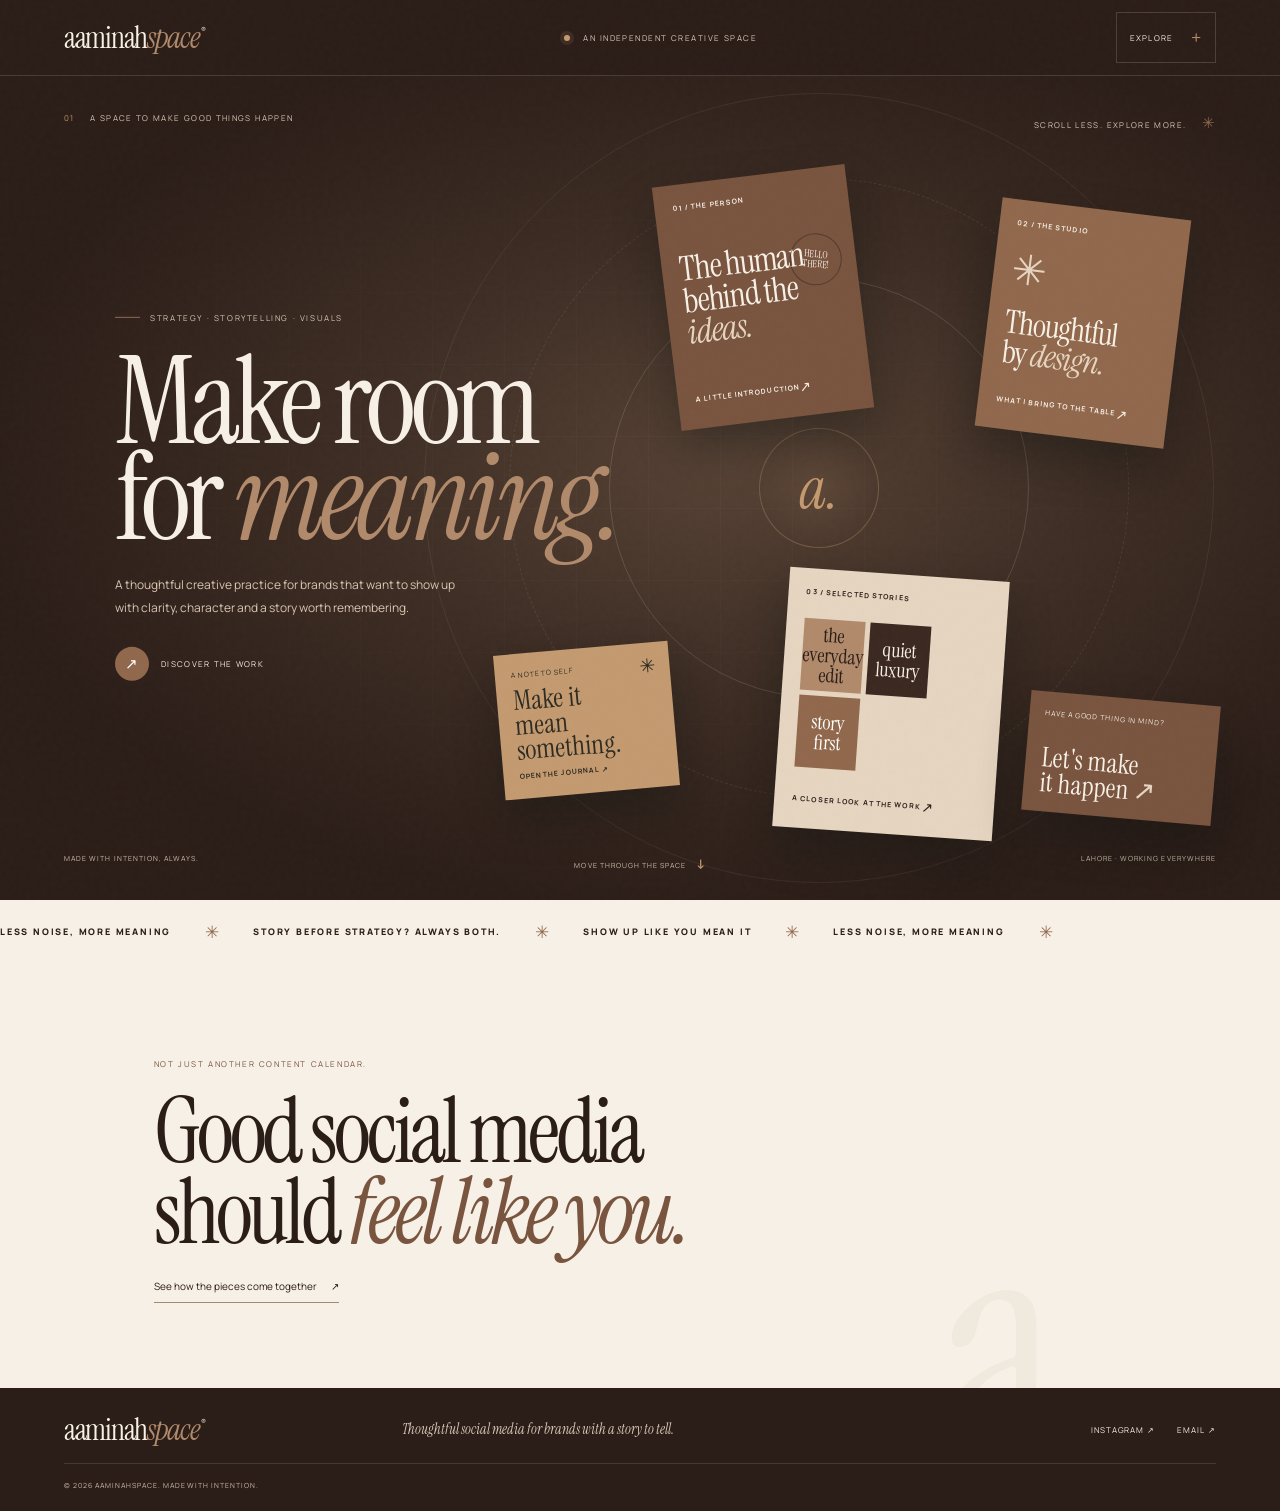
<file: index.html>
<!doctype html>
<html lang="en">
<head>
<meta charset="UTF-8">
<meta name="viewport" content="width=device-width, initial-scale=1">
<meta name="theme-color" content="#2B1D18">
<meta name="description" content="AaminahSpace is the creative world of Aaminah Khan. Strategy, storytelling and thoughtful visuals for brands with a story to tell.">
<meta property="og:title" content="AaminahSpace | A creative world by Aaminah Khan">
<meta property="og:description" content="A little space for brands to become.">
<title>AaminahSpace | A creative world by Aaminah Khan</title>
<link rel="preconnect" href="https://fonts.googleapis.com">
<link rel="preconnect" href="https://fonts.gstatic.com" crossorigin>
<link href="https://fonts.googleapis.com/css2?family=Instrument+Serif:ital@0;1&family=Manrope:wght@400;500;600;700;800&display=swap" rel="stylesheet">
<link rel="stylesheet" href="./experience.css">
<script defer src="./experience.js"></script>
</head>
<body>
<div class="grain" aria-hidden="true"></div>
<header class="topbar">
  <a class="wordmark" href="#home" aria-label="AaminahSpace home">aaminah<span>space</span><i>®</i></a>
  <div class="topbar-center"><span class="live-dot"></span> AN INDEPENDENT CREATIVE SPACE</div>
  <button class="menu-toggle" type="button" aria-expanded="false" aria-controls="quick-menu"><span>EXPLORE</span><b>+</b></button>
  <nav class="quick-menu" id="quick-menu" aria-label="Explore the space">
    <button data-open="about">Meet Aaminah <span>↗</span></button>
    <button data-open="studio">The studio <span>↗</span></button>
    <button data-open="work">Selected work <span>↗</span></button>
    <button data-open="journal">Little thoughts <span>↗</span></button>
    <button data-open="contact">Say hello <span>↗</span></button>
  </nav>
</header>

<main id="home">
  <section class="world" aria-label="AaminahSpace interactive home">
    <div class="world-grid" aria-hidden="true"></div>
    <div class="world-meta meta-left"><span>01</span> A SPACE TO MAKE GOOD THINGS HAPPEN</div>
    <div class="world-meta meta-right">SCROLL LESS. EXPLORE MORE. <span>✳</span></div>

    <div class="hero-copy">
      <p class="eyebrow"><span></span> STRATEGY · STORYTELLING · VISUALS</p>
      <h1>Make room<br>for <em>meaning.</em></h1>
      <p class="hero-description">A thoughtful creative practice for brands that want to show up with clarity, character and a story worth remembering.</p>
      <button class="discover-button" data-open="work"><span class="button-icon">↗</span> DISCOVER THE WORK</button>
    </div>

    <div class="orbit orbit-one" aria-hidden="true"></div>
    <div class="orbit orbit-two" aria-hidden="true"></div>
    <div class="orbit orbit-three" aria-hidden="true"></div>
    <div class="orbit-core" aria-hidden="true"><span>a.</span></div>

    <button class="portal portal-about" data-open="about" aria-label="Open Meet Aaminah">
      <span class="portal-number">01 / THE PERSON</span>
      <span class="portal-title">The human<br>behind the <em>ideas.</em></span>
      <span class="portal-foot">A LITTLE INTRODUCTION <b>↗</b></span>
      <i class="portal-stamp">HELLO<br>THERE!</i>
    </button>
    <button class="portal portal-studio" data-open="studio" aria-label="Open the studio">
      <span class="portal-number">02 / THE STUDIO</span>
      <span class="studio-symbol">✳</span>
      <span class="portal-title">Thoughtful<br>by <em>design.</em></span>
      <span class="portal-foot">WHAT I BRING TO THE TABLE <b>↗</b></span>
    </button>
    <button class="portal portal-work" data-open="work" aria-label="Open selected work">
      <span class="portal-number">03 / SELECTED STORIES</span>
      <span class="work-art"><i>the<br>everyday<br>edit</i><i>quiet<br>luxury</i><i>story<br>first</i></span>
      <span class="portal-foot">A CLOSER LOOK AT THE WORK <b>↗</b></span>
    </button>
    <button class="portal portal-note" data-open="journal" aria-label="Open little thoughts">
      <span class="note-pin">✳</span><span>A NOTE TO SELF</span><strong>Make it<br>mean something.</strong><b>OPEN THE JOURNAL ↗</b>
    </button>
    <button class="portal portal-contact" data-open="contact" aria-label="Open contact">
      <span>HAVE A GOOD THING IN MIND?</span><strong>Let's make<br>it happen <i>↗</i></strong>
    </button>

    <div class="world-bottom"><span>MADE WITH INTENTION, ALWAYS.</span><span>MOVE THROUGH THE SPACE <b>↓</b></span><span>LAHORE · WORKING EVERYWHERE</span></div>
  </section>

  <section class="ticker" aria-label="What good social media means">
    <div class="ticker-track"><span>LESS NOISE, MORE MEANING</span><i>✳</i><span>STORY BEFORE STRATEGY? ALWAYS BOTH.</span><i>✳</i><span>SHOW UP LIKE YOU MEAN IT</span><i>✳</i><span>LESS NOISE, MORE MEANING</span><i>✳</i></div>
  </section>
  <section class="after-world">
    <p>NOT JUST ANOTHER CONTENT CALENDAR.</p>
    <h2>Good social media<br>should <em>feel like you.</em></h2>
    <button data-open="studio" class="text-link">See how the pieces come together <span>↗</span></button>
    <span class="after-mark">a.</span>
  </section>
</main>

<footer class="footer">
  <a class="wordmark" href="#home">aaminah<span>space</span><i>®</i></a>
  <span>Thoughtful social media for brands with a story to tell.</span>
  <div><a href="https://www.instagram.com/aaminahspace/" target="_blank" rel="noreferrer">INSTAGRAM ↗</a><a href="mailto:khanaaminah3@gmail.com">EMAIL ↗</a></div>
  <small>© <span data-year></span> AAMINAHSPACE. MADE WITH INTENTION.</small>
</footer>

<div class="overlay" id="overlay" aria-hidden="true">
  <div class="overlay-scrim" data-close></div>
  <section class="popup" role="dialog" aria-modal="true" aria-labelledby="popup-title" tabindex="-1">
    <div class="popup-top"><span class="popup-index">AAMINAHSPACE / EXPLORE</span><button class="popup-close" type="button" data-close aria-label="Close window">CLOSE <b>×</b></button></div>
    <div class="popup-content" id="popup-content"></div>
    <div class="popup-bottom"><span>TAKE YOUR TIME. LOOK AROUND.</span><span>✳ &nbsp; AAMINAHSPACE</span></div>
  </section>
</div>

<template id="content-about">
  <div class="popup-heading"><p class="eyebrow">01 / THE PERSON</p><h2 id="popup-title">Hi, I'm<br><em>Aaminah.</em></h2><p class="popup-lead">A social media manager who believes a brand deserves more than a posting schedule.</p></div>
  <div class="about-layout"><div class="portrait-placeholder"><span>a.</span><small>THE PERSON BEHIND AAMINAHSPACE</small></div><div class="popup-copy"><h3>Strategy with a human side.</h3><p>I help business owners show up online with clarity, strategy and visuals that actually connect. For me, social media is not just about posting. It is about storytelling, building trust and creating a presence that feels professional and approachable.</p><p>When I'm not crafting content or diving into strategy, you'll probably find me experimenting with recipes or enjoying a good laugh over memes.</p><blockquote>My goal is simple: to make social media feel easier, more intentional and more you.</blockquote></div></div>
</template>

<template id="content-studio">
  <div class="popup-heading"><p class="eyebrow">02 / THE STUDIO</p><h2>Clarity meets<br><em>creativity.</em></h2><p class="popup-lead">The right mix of thoughtful planning, engaging content and a visual identity people recognise.</p></div>
  <div class="service-grid">
    <article><span>01</span><h3>Social media management</h3><p>Strategic content planning, thoughtful scheduling and a consistent presence that gives your brand room to grow.</p></article>
    <article><span>02</span><h3>Brand building</h3><p>Finding the voice, visual direction and story that make your brand feel recognisable and true to itself.</p></article>
    <article><span>03</span><h3>Content creation</h3><p>Creative concepts, engaging visuals and content shaped around the people you want to reach.</p></article>
    <article><span>04</span><h3>Design direction</h3><p>A cohesive visual language that brings your message to life with intention and consistency.</p></article>
  </div>
  <div class="popup-note"><span>THE APPROACH</span><strong>Listen closely. Find the story. Make it matter.</strong></div>
</template>

<template id="content-work">
  <div class="popup-heading"><p class="eyebrow">03 / SELECTED STORIES</p><h2>Ideas, made<br><em>visible.</em></h2><p class="popup-lead">A few glimpses into the thinking, details and transformations behind the work.</p></div>
  <div class="case-list">
    <article class="case-item"><button class="case-trigger" aria-expanded="false"><span>01 / BRAND IDENTITY</span><strong>The everyday edit</strong><b>+</b></button><div class="case-detail"><p><b>The challenge</b> A page without a clear visual direction or consistent brand language.</p><p><b>The thinking</b> A soothing, minimal palette, cohesive templates and a storytelling-led content direction.</p><p><b>The shift</b> A more recognisable, connected brand space designed to encourage genuine saves, shares and conversations.</p></div></article>
    <article class="case-item"><button class="case-trigger" aria-expanded="false"><span>02 / PRODUCT LAUNCH</span><strong>From anticipation to launch</strong><b>+</b></button><div class="case-detail"><p><b>The challenge</b> A new product preparing to launch without the visibility or engagement needed to build momentum.</p><p><b>The thinking</b> A three-part approach: pre-launch anticipation, launch storytelling and post-launch nurturing.</p><p><b>The shift</b> Stronger reach and engagement, consistent inquiries and orders following the launch. No unverified numbers, just the documented story.</p></div></article>
    <article class="case-item"><button class="case-trigger" aria-expanded="false"><span>03 / VISUAL STORYTELLING</span><strong>Undercover Sisters</strong><b>+</b></button><div class="case-detail"><p><b>The intention</b> Create a cohesive feed and intentional messaging that reflects modesty, refinement and quiet luxury.</p><p><b>The direction</b> A considered visual language and brand voice working together to build a recognisable identity.</p></div></article>
  </div>
  <p class="case-disclaimer">Selected case studies are presented from the portfolio overview. Detailed visuals and client permissions can be added once approved.</p>
</template>

<template id="content-journal">
  <div class="popup-heading"><p class="eyebrow">04 / LITTLE THOUGHTS</p><h2>Notes from<br><em>the process.</em></h2><p class="popup-lead">A few things worth remembering while building a brand in a very noisy internet.</p></div>
  <div class="thought-stack"><article><span>01</span><p>A good-looking feed catches the eye. A clear story gives people a reason to stay.</p></article><article><span>02</span><p>Consistency is not doing the same thing forever. It is making every new thing feel like it belongs.</p></article><article><span>03</span><p>Your audience does not need more noise. They need a reason to remember you.</p></article></div>
</template>

<template id="content-contact">
  <div class="popup-heading"><p class="eyebrow">05 / START A CONVERSATION</p><h2>Something good<br>starts <em>here.</em></h2><p class="popup-lead">Have a brand, an idea or a project that needs a little more intention? Let's talk.</p></div>
  <div class="contact-actions"><a href="mailto:khanaaminah3@gmail.com"><span>EMAIL</span><strong>khanaaminah3@gmail.com ↗</strong></a><a href="https://www.instagram.com/aaminahspace/" target="_blank" rel="noreferrer"><span>INSTAGRAM</span><strong>@aaminahspace ↗</strong></a></div>
  <p class="contact-signoff">Good conversations make good things happen.</p>
</template>
</body>
</html>
</file>
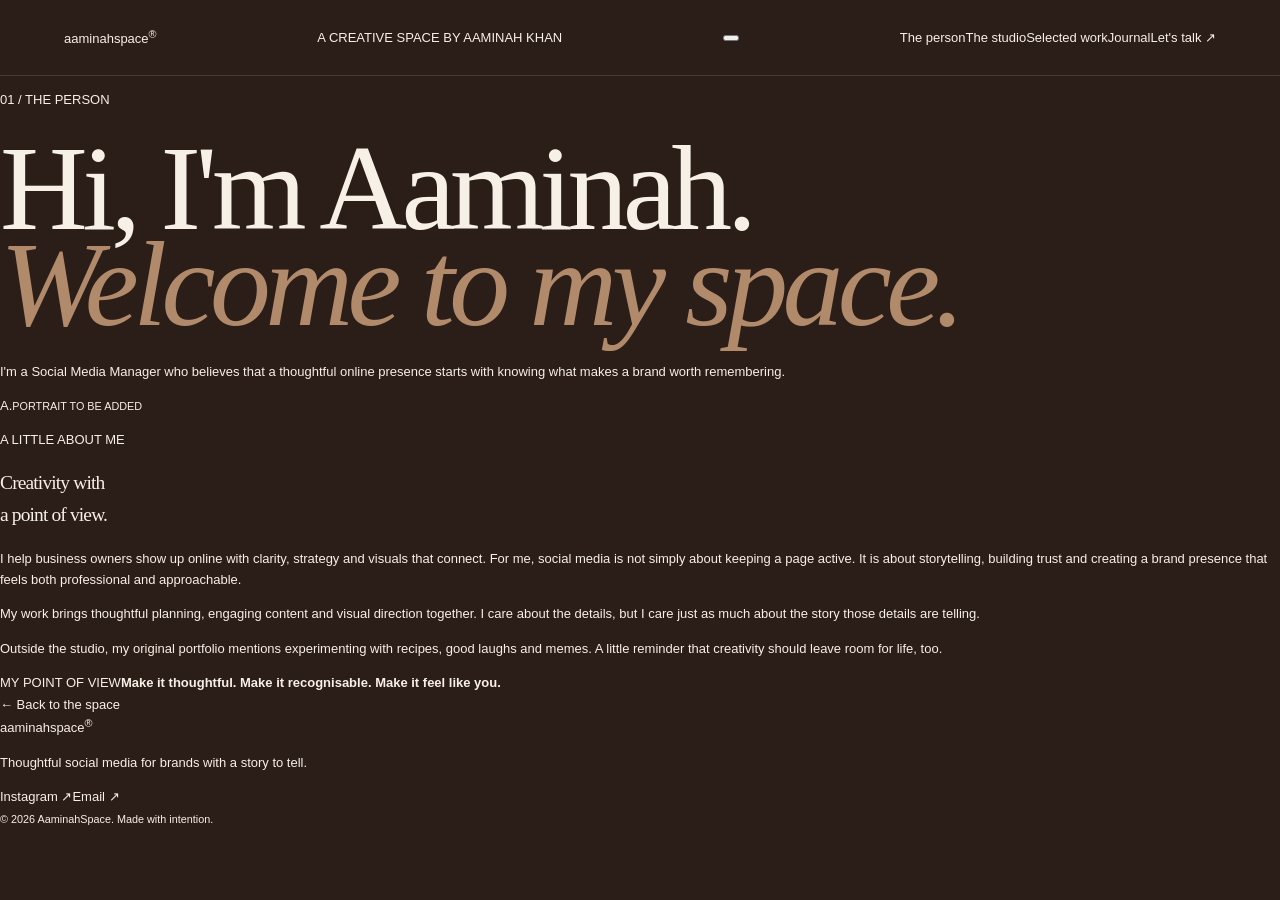
<file: about.html>
<!doctype html><html lang="en"><head><meta charset="UTF-8"><meta name="viewport" content="width=device-width,initial-scale=1"><meta name="theme-color" content="#f5f1e9"><title>The person | AaminahSpace</title><link rel="preconnect" href="https://fonts.googleapis.com"><link rel="preconnect" href="https://fonts.gstatic.com" crossorigin><link href="https://fonts.googleapis.com/css2?family=DM+Sans:wght@400;500;600;700&family=Playfair+Display:ital,wght@0,500;0,600;1,500&display=swap" rel="stylesheet"><link rel="stylesheet" href="./experience.css"><script defer src="./experience.js"></script></head><body><header class="topbar"><a class="brand" href="./index.html">aaminah<span>space</span><sup>®</sup></a><p class="topbar-note">A CREATIVE SPACE BY AAMINAH KHAN</p><button class="menu-button" aria-label="Open menu" aria-expanded="false"><span></span><span></span></button><nav class="main-menu"><a href="./about.html">The person</a><a href="./studio.html">The studio</a><a href="./work.html">Selected work</a><a href="./journal.html">Journal</a><a class="menu-contact" href="./contact.html">Let's talk ↗</a></nav></header><main class="page-shell"><section class="page-hero"><p class="page-kicker">01 / THE PERSON</p><h1>Hi, I'm Aaminah.<br><em>Welcome to my space.</em></h1><p>I'm a Social Media Manager who believes that a thoughtful online presence starts with knowing what makes a brand worth remembering.</p></section><section class="page-content split-layout"><div class="portrait-frame" aria-label="Portrait area reserved for Aaminah's approved photograph"><span>A.</span><small>PORTRAIT TO BE ADDED</small></div><div class="editorial-copy"><p class="page-kicker">A LITTLE ABOUT ME</p><h2>Creativity with<br>a point of view.</h2><p>I help business owners show up online with clarity, strategy and visuals that connect. For me, social media is not simply about keeping a page active. It is about storytelling, building trust and creating a brand presence that feels both professional and approachable.</p><p>My work brings thoughtful planning, engaging content and visual direction together. I care about the details, but I care just as much about the story those details are telling.</p><p>Outside the studio, my original portfolio mentions experimenting with recipes, good laughs and memes. A little reminder that creativity should leave room for life, too.</p><div class="editorial-note"><span class="page-kicker">MY POINT OF VIEW</span><strong>Make it thoughtful. Make it recognisable. Make it feel like you.</strong></div><a class="back-home" href="./index.html">← Back to the space</a></div></section></main><footer class="site-footer"><a class="brand" href="./index.html">aaminah<span>space</span><sup>®</sup></a><p>Thoughtful social media for brands with a story to tell.</p><div><a href="https://www.instagram.com/aaminahspace/" target="_blank" rel="noreferrer">Instagram ↗</a><a href="mailto:khanaaminah3@gmail.com">Email ↗</a></div><small>© <span data-year></span> AaminahSpace. Made with intention.</small></footer></body></html>
</file>
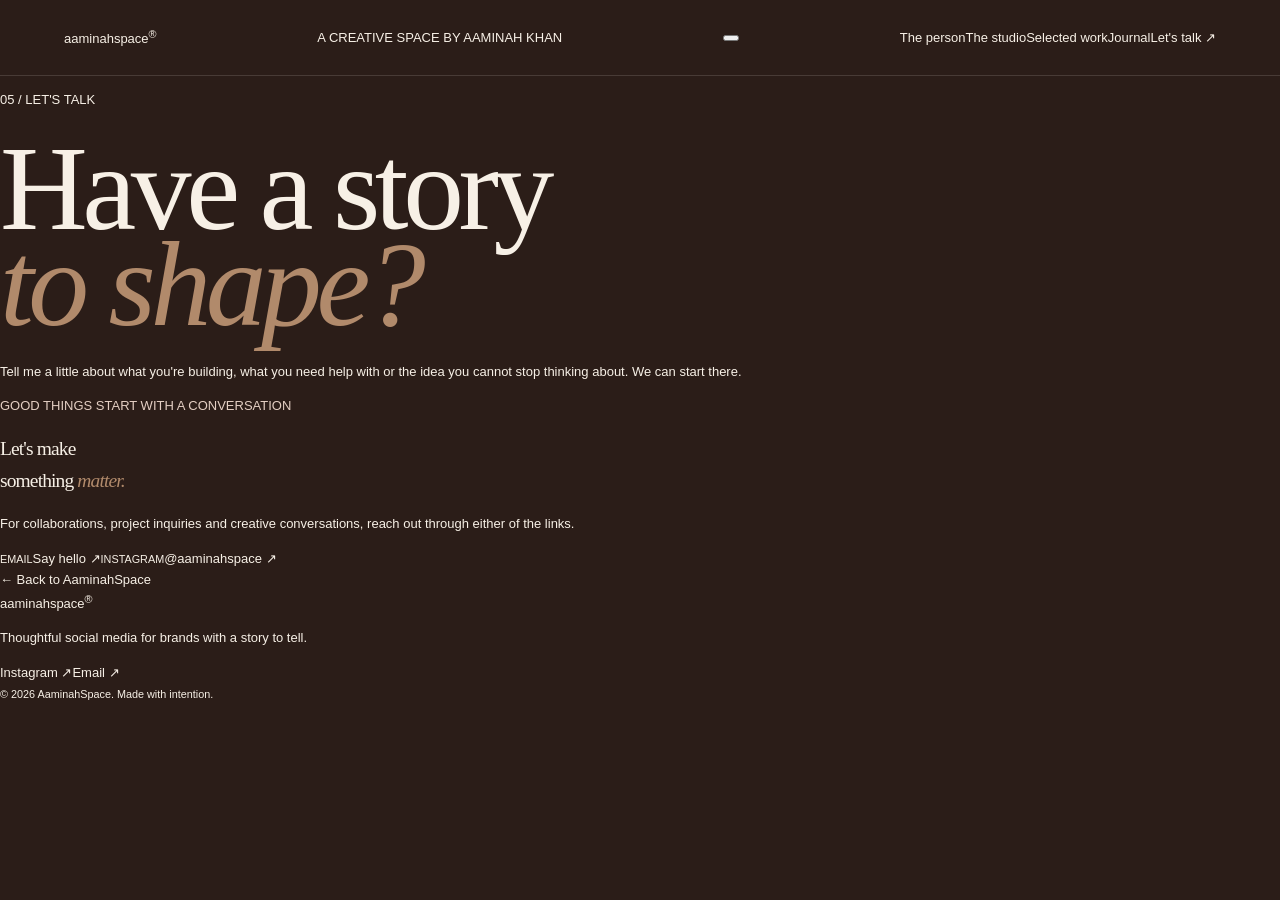
<file: contact.html>
<!doctype html><html lang="en"><head><meta charset="UTF-8"><meta name="viewport" content="width=device-width,initial-scale=1"><meta name="theme-color" content="#f5f1e9"><title>Let's talk | AaminahSpace</title><link rel="preconnect" href="https://fonts.googleapis.com"><link rel="preconnect" href="https://fonts.gstatic.com" crossorigin><link href="https://fonts.googleapis.com/css2?family=DM+Sans:wght@400;500;600;700&family=Playfair+Display:ital,wght@0,500;0,600;1,500&display=swap" rel="stylesheet"><link rel="stylesheet" href="./experience.css"><script defer src="./experience.js"></script></head><body><header class="topbar"><a class="brand" href="./index.html">aaminah<span>space</span><sup>®</sup></a><p class="topbar-note">A CREATIVE SPACE BY AAMINAH KHAN</p><button class="menu-button" aria-label="Open menu" aria-expanded="false"><span></span><span></span></button><nav class="main-menu"><a href="./about.html">The person</a><a href="./studio.html">The studio</a><a href="./work.html">Selected work</a><a href="./journal.html">Journal</a><a class="menu-contact" href="./contact.html">Let's talk ↗</a></nav></header><main class="page-shell"><section class="page-hero"><p class="page-kicker">05 / LET'S TALK</p><h1>Have a story<br><em>to shape?</em></h1><p>Tell me a little about what you're building, what you need help with or the idea you cannot stop thinking about. We can start there.</p></section><section class="page-content"><div class="contact-panel"><div><span class="page-kicker" style="color:#e4cfc3">GOOD THINGS START WITH A CONVERSATION</span><h2>Let's make<br>something <em>matter.</em></h2><p>For collaborations, project inquiries and creative conversations, reach out through either of the links.</p></div><div class="contact-links"><small>EMAIL</small><a href="mailto:khanaaminah3@gmail.com">Say hello ↗</a><small>INSTAGRAM</small><a href="https://www.instagram.com/aaminahspace/" target="_blank" rel="noreferrer">@aaminahspace ↗</a></div></div><a class="back-home" href="./index.html">← Back to AaminahSpace</a></section></main><footer class="site-footer"><a class="brand" href="./index.html">aaminah<span>space</span><sup>®</sup></a><p>Thoughtful social media for brands with a story to tell.</p><div><a href="https://www.instagram.com/aaminahspace/" target="_blank" rel="noreferrer">Instagram ↗</a><a href="mailto:khanaaminah3@gmail.com">Email ↗</a></div><small>© <span data-year></span> AaminahSpace. Made with intention.</small></footer></body></html>
</file>
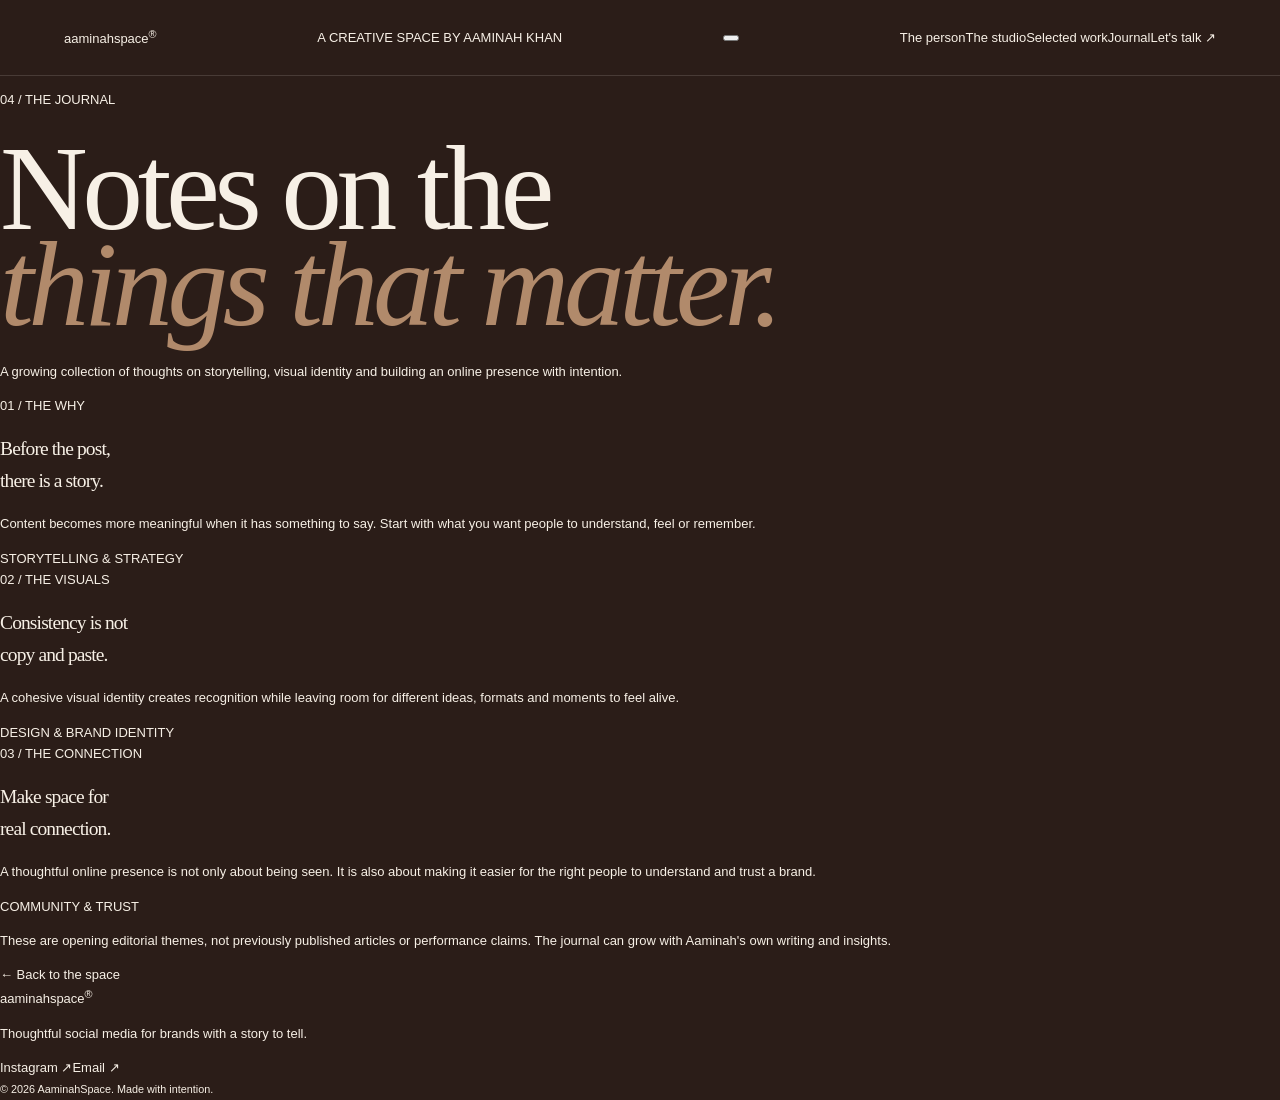
<file: journal.html>
<!doctype html><html lang="en"><head><meta charset="UTF-8"><meta name="viewport" content="width=device-width,initial-scale=1"><meta name="theme-color" content="#f5f1e9"><title>Journal | AaminahSpace</title><link rel="preconnect" href="https://fonts.googleapis.com"><link rel="preconnect" href="https://fonts.gstatic.com" crossorigin><link href="https://fonts.googleapis.com/css2?family=DM+Sans:wght@400;500;600;700&family=Playfair+Display:ital,wght@0,500;0,600;1,500&display=swap" rel="stylesheet"><link rel="stylesheet" href="./experience.css"><script defer src="./experience.js"></script></head><body><header class="topbar"><a class="brand" href="./index.html">aaminah<span>space</span><sup>®</sup></a><p class="topbar-note">A CREATIVE SPACE BY AAMINAH KHAN</p><button class="menu-button" aria-label="Open menu" aria-expanded="false"><span></span><span></span></button><nav class="main-menu"><a href="./about.html">The person</a><a href="./studio.html">The studio</a><a href="./work.html">Selected work</a><a href="./journal.html">Journal</a><a class="menu-contact" href="./contact.html">Let's talk ↗</a></nav></header><main class="page-shell"><section class="page-hero"><p class="page-kicker">04 / THE JOURNAL</p><h1>Notes on the<br><em>things that matter.</em></h1><p>A growing collection of thoughts on storytelling, visual identity and building an online presence with intention.</p></section><section class="page-content"><div class="journal-grid"><article class="journal-card"><span class="journal-tag">01 / THE WHY</span><div><h2>Before the post,<br>there is a story.</h2><p>Content becomes more meaningful when it has something to say. Start with what you want people to understand, feel or remember.</p></div><span class="journal-tag">STORYTELLING & STRATEGY</span></article><article class="journal-card"><span class="journal-tag">02 / THE VISUALS</span><div><h2>Consistency is not<br>copy and paste.</h2><p>A cohesive visual identity creates recognition while leaving room for different ideas, formats and moments to feel alive.</p></div><span class="journal-tag">DESIGN & BRAND IDENTITY</span></article><article class="journal-card"><span class="journal-tag">03 / THE CONNECTION</span><div><h2>Make space for<br>real connection.</h2><p>A thoughtful online presence is not only about being seen. It is also about making it easier for the right people to understand and trust a brand.</p></div><span class="journal-tag">COMMUNITY & TRUST</span></article></div><p class="disclosure">These are opening editorial themes, not previously published articles or performance claims. The journal can grow with Aaminah's own writing and insights.</p><a class="back-home" href="./index.html">← Back to the space</a></section></main><footer class="site-footer"><a class="brand" href="./index.html">aaminah<span>space</span><sup>®</sup></a><p>Thoughtful social media for brands with a story to tell.</p><div><a href="https://www.instagram.com/aaminahspace/" target="_blank" rel="noreferrer">Instagram ↗</a><a href="mailto:khanaaminah3@gmail.com">Email ↗</a></div><small>© <span data-year></span> AaminahSpace. Made with intention.</small></footer></body></html>
</file>
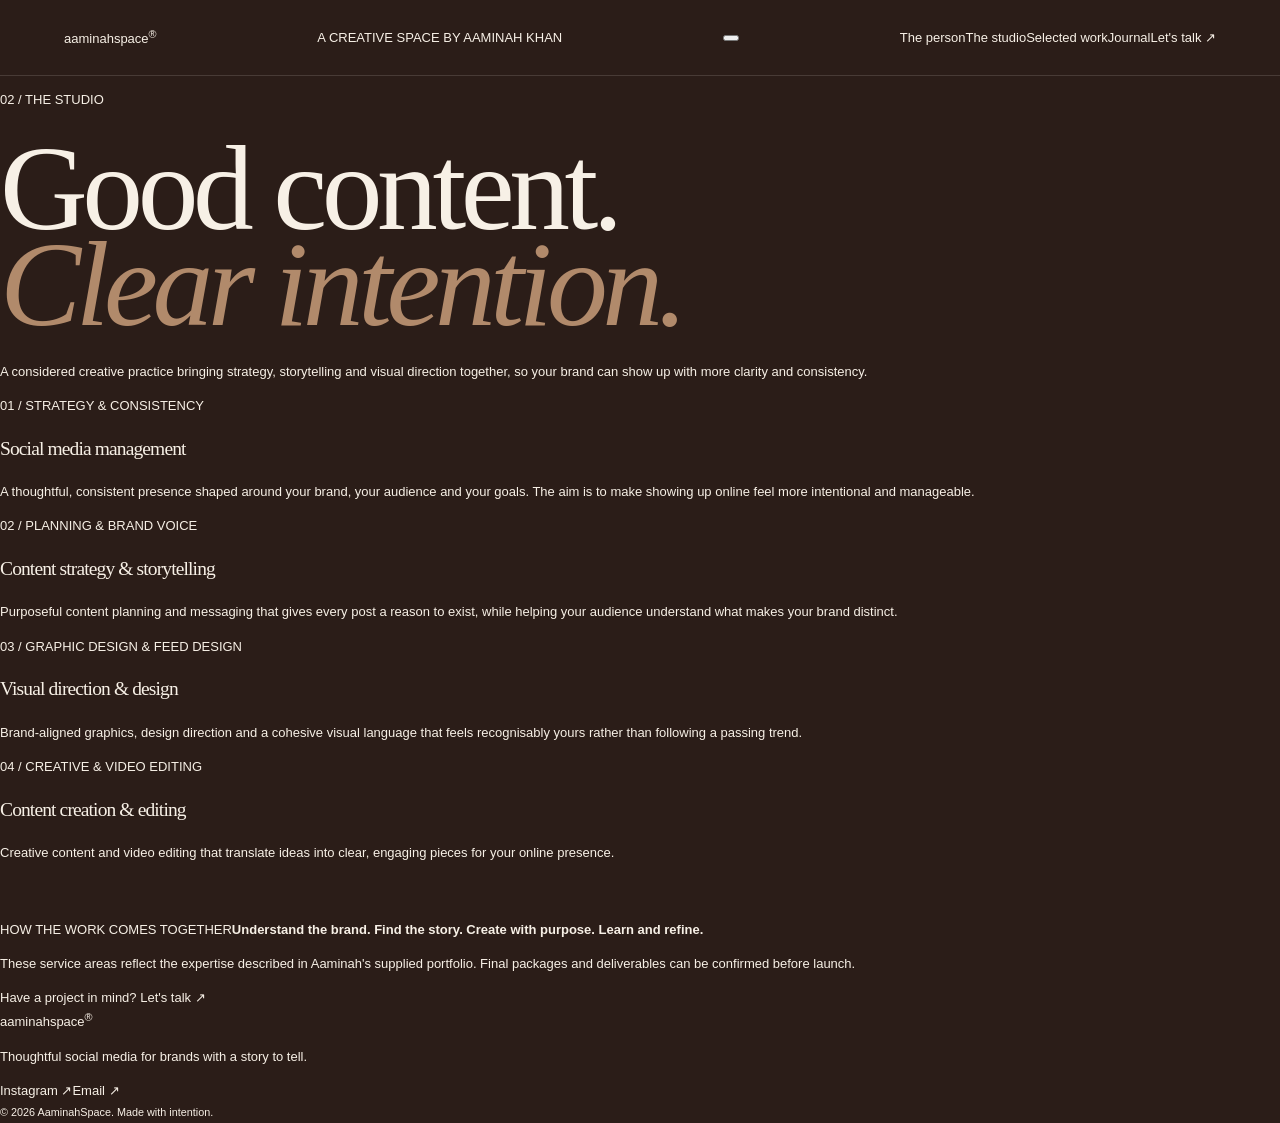
<file: studio.html>
<!doctype html><html lang="en"><head><meta charset="UTF-8"><meta name="viewport" content="width=device-width,initial-scale=1"><meta name="theme-color" content="#f5f1e9"><title>The studio | AaminahSpace</title><link rel="preconnect" href="https://fonts.googleapis.com"><link rel="preconnect" href="https://fonts.gstatic.com" crossorigin><link href="https://fonts.googleapis.com/css2?family=DM+Sans:wght@400;500;600;700&family=Playfair+Display:ital,wght@0,500;0,600;1,500&display=swap" rel="stylesheet"><link rel="stylesheet" href="./experience.css"><script defer src="./experience.js"></script></head><body><header class="topbar"><a class="brand" href="./index.html">aaminah<span>space</span><sup>®</sup></a><p class="topbar-note">A CREATIVE SPACE BY AAMINAH KHAN</p><button class="menu-button" aria-label="Open menu" aria-expanded="false"><span></span><span></span></button><nav class="main-menu"><a href="./about.html">The person</a><a href="./studio.html">The studio</a><a href="./work.html">Selected work</a><a href="./journal.html">Journal</a><a class="menu-contact" href="./contact.html">Let's talk ↗</a></nav></header><main class="page-shell"><section class="page-hero"><p class="page-kicker">02 / THE STUDIO</p><h1>Good content.<br><em>Clear intention.</em></h1><p>A considered creative practice bringing strategy, storytelling and visual direction together, so your brand can show up with more clarity and consistency.</p></section><section class="page-content"><div class="service-list"><article class="service-entry"><span class="service-meta">01 / STRATEGY & CONSISTENCY</span><h2>Social media management</h2><p>A thoughtful, consistent presence shaped around your brand, your audience and your goals. The aim is to make showing up online feel more intentional and manageable.</p></article><article class="service-entry"><span class="service-meta">02 / PLANNING & BRAND VOICE</span><h2>Content strategy & storytelling</h2><p>Purposeful content planning and messaging that gives every post a reason to exist, while helping your audience understand what makes your brand distinct.</p></article><article class="service-entry"><span class="service-meta">03 / GRAPHIC DESIGN & FEED DESIGN</span><h2>Visual direction & design</h2><p>Brand-aligned graphics, design direction and a cohesive visual language that feels recognisably yours rather than following a passing trend.</p></article><article class="service-entry"><span class="service-meta">04 / CREATIVE & VIDEO EDITING</span><h2>Content creation & editing</h2><p>Creative content and video editing that translate ideas into clear, engaging pieces for your online presence.</p></article></div><div class="editorial-note" style="margin-top:55px"><span class="page-kicker">HOW THE WORK COMES TOGETHER</span><strong>Understand the brand. Find the story. Create with purpose. Learn and refine.</strong><p>These service areas reflect the expertise described in Aaminah's supplied portfolio. Final packages and deliverables can be confirmed before launch.</p></div><a class="back-home" href="./contact.html">Have a project in mind? Let's talk ↗</a></section></main><footer class="site-footer"><a class="brand" href="./index.html">aaminah<span>space</span><sup>®</sup></a><p>Thoughtful social media for brands with a story to tell.</p><div><a href="https://www.instagram.com/aaminahspace/" target="_blank" rel="noreferrer">Instagram ↗</a><a href="mailto:khanaaminah3@gmail.com">Email ↗</a></div><small>© <span data-year></span> AaminahSpace. Made with intention.</small></footer></body></html>
</file>
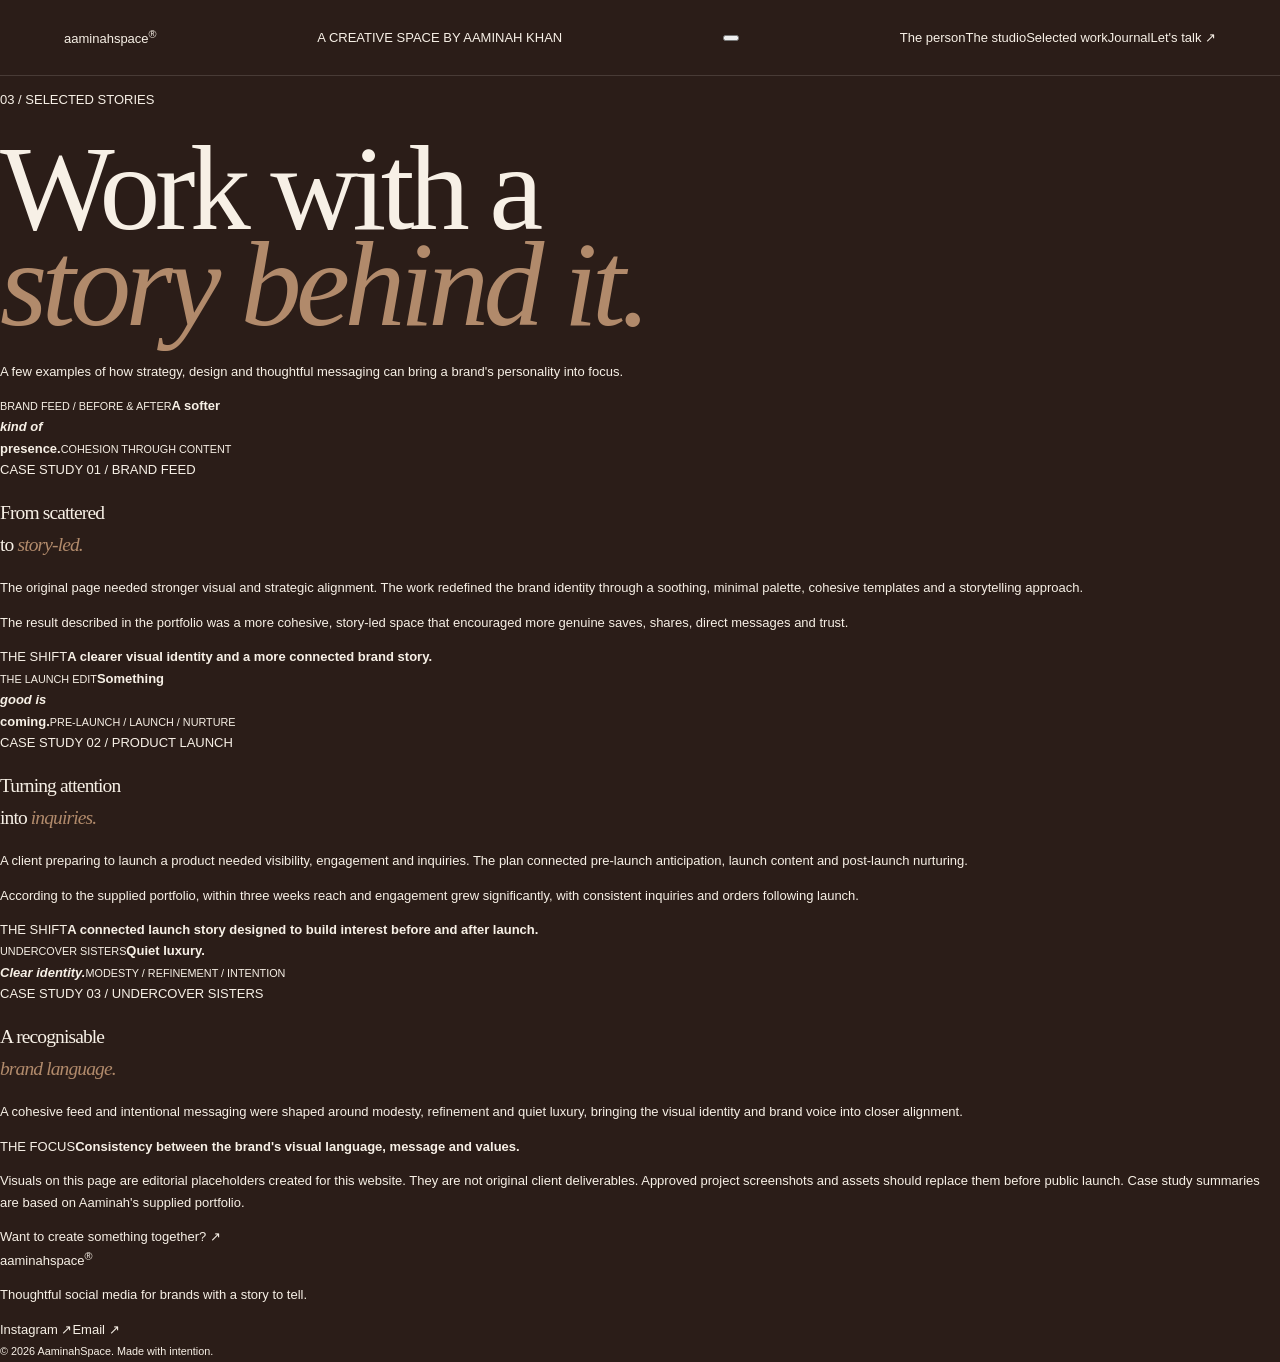
<file: work.html>
<!doctype html><html lang="en"><head><meta charset="UTF-8"><meta name="viewport" content="width=device-width,initial-scale=1"><meta name="theme-color" content="#f5f1e9"><title>Selected work | AaminahSpace</title><link rel="preconnect" href="https://fonts.googleapis.com"><link rel="preconnect" href="https://fonts.gstatic.com" crossorigin><link href="https://fonts.googleapis.com/css2?family=DM+Sans:wght@400;500;600;700&family=Playfair+Display:ital,wght@0,500;0,600;1,500&display=swap" rel="stylesheet"><link rel="stylesheet" href="./experience.css"><script defer src="./experience.js"></script></head><body><header class="topbar"><a class="brand" href="./index.html">aaminah<span>space</span><sup>®</sup></a><p class="topbar-note">A CREATIVE SPACE BY AAMINAH KHAN</p><button class="menu-button" aria-label="Open menu" aria-expanded="false"><span></span><span></span></button><nav class="main-menu"><a href="./about.html">The person</a><a href="./studio.html">The studio</a><a href="./work.html">Selected work</a><a href="./journal.html">Journal</a><a class="menu-contact" href="./contact.html">Let's talk ↗</a></nav></header><main class="page-shell"><section class="page-hero"><p class="page-kicker">03 / SELECTED STORIES</p><h1>Work with a<br><em>story behind it.</em></h1><p>A few examples of how strategy, design and thoughtful messaging can bring a brand's personality into focus.</p></section><section class="page-content"><article class="case-study"><div class="case-visual sage"><div class="poster"><small>BRAND FEED / BEFORE & AFTER</small><strong>A softer<br><em>kind of</em><br>presence.</strong><small>COHESION THROUGH CONTENT</small></div></div><div><span class="case-label">CASE STUDY 01 / BRAND FEED</span><h2>From scattered<br>to <em>story-led.</em></h2><p>The original page needed stronger visual and strategic alignment. The work redefined the brand identity through a soothing, minimal palette, cohesive templates and a storytelling approach.</p><p>The result described in the portfolio was a more cohesive, story-led space that encouraged more genuine saves, shares, direct messages and trust.</p><div class="case-result"><span>THE SHIFT</span><strong>A clearer visual identity and a more connected brand story.</strong></div></div></article><article class="case-study"><div class="case-visual"><div class="poster"><small>THE LAUNCH EDIT</small><strong>Something<br><em>good is</em><br>coming.</strong><small>PRE-LAUNCH / LAUNCH / NURTURE</small></div></div><div><span class="case-label">CASE STUDY 02 / PRODUCT LAUNCH</span><h2>Turning attention<br>into <em>inquiries.</em></h2><p>A client preparing to launch a product needed visibility, engagement and inquiries. The plan connected pre-launch anticipation, launch content and post-launch nurturing.</p><p>According to the supplied portfolio, within three weeks reach and engagement grew significantly, with consistent inquiries and orders following launch.</p><div class="case-result"><span>THE SHIFT</span><strong>A connected launch story designed to build interest before and after launch.</strong></div></div></article><article class="case-study"><div class="case-visual dark"><div class="poster"><small>UNDERCOVER SISTERS</small><strong>Quiet luxury.<br><em>Clear identity.</em></strong><small>MODESTY / REFINEMENT / INTENTION</small></div></div><div><span class="case-label">CASE STUDY 03 / UNDERCOVER SISTERS</span><h2>A recognisable<br><em>brand language.</em></h2><p>A cohesive feed and intentional messaging were shaped around modesty, refinement and quiet luxury, bringing the visual identity and brand voice into closer alignment.</p><div class="case-result"><span>THE FOCUS</span><strong>Consistency between the brand's visual language, message and values.</strong></div></div></article><p class="disclosure">Visuals on this page are editorial placeholders created for this website. They are not original client deliverables. Approved project screenshots and assets should replace them before public launch. Case study summaries are based on Aaminah's supplied portfolio.</p><a class="back-home" href="./contact.html">Want to create something together? ↗</a></section></main><footer class="site-footer"><a class="brand" href="./index.html">aaminah<span>space</span><sup>®</sup></a><p>Thoughtful social media for brands with a story to tell.</p><div><a href="https://www.instagram.com/aaminahspace/" target="_blank" rel="noreferrer">Instagram ↗</a><a href="mailto:khanaaminah3@gmail.com">Email ↗</a></div><small>© <span data-year></span> AaminahSpace. Made with intention.</small></footer></body></html>
</file>
<file: experience.css>
:root{--ink:#2B1D18;--ink-soft:#3B2921;--paper:#F7F0E6;--paper-deep:#E6D5C0;--sage:#B18A6B;--sage-dark:#79543F;--clay:#91684C;--gold:#C49A70;--line:rgba(43,29,24,.2);--serif:"Instrument Serif",Georgia,serif;--sans:"Manrope",Arial,sans-serif}*{box-sizing:border-box}html{scroll-behavior:smooth}body{margin:0;background:var(--ink);color:var(--paper);font:13px/1.65 var(--sans);overflow-x:hidden}body.locked{overflow:hidden}button,a{font:inherit}button{color:inherit}a{color:inherit;text-decoration:none}.grain{position:fixed;inset:0;z-index:50;pointer-events:none;opacity:.045;background-image:url("data:image/svg+xml,%3Csvg viewBox='0 0 180 180' xmlns='http://www.w3.org/2000/svg'%3E%3Cfilter id='n'%3E%3CfeTurbulence type='fractalNoise' baseFrequency='.92' numOctaves='3' stitchTiles='stitch'/%3E%3C/filter%3E%3Crect width='100%25' height='100%25' filter='url(%23n)' opacity='.45'/%3E%3C/svg%3E")}.topbar{height:76px;padding:0 5vw;display:flex;align-items:center;justify-content:space-between;border-bottom:1px solid rgba(248,242,232,.14);position:relative;z-index:15;background:var(--ink)}.wordmark{font:30px/.9 var(--serif);letter-spacing:-1.3px}.wordmark span{font-style:italic;color:var(--sage)}.wordmark i{font:8px var(--sans);vertical-align:top;margin-left:3px}.topbar-center{font-size:8px;letter-spacing:.18em;color:#D8C8B7}.live-dot{display:inline-block;width:6px;height:6px;background:#C49A70;border-radius:50%;margin-right:10px;box-shadow:0 0 0 4px #C49A7020}.menu-toggle{border:1px solid #D8C8B733;background:transparent;padding:10px 13px;display:flex;gap:18px;align-items:center;font-size:8px;letter-spacing:.14em;cursor:pointer}.menu-toggle b{font-size:18px;font-weight:400;color:var(--sage);transition:transform .25s}.menu-toggle[aria-expanded=true] b{transform:rotate(45deg)}.quick-menu{position:absolute;right:5vw;top:65px;width:230px;padding:12px;background:#F7F0E6;color:var(--ink);display:grid;gap:2px;opacity:0;visibility:hidden;transform:translateY(-8px) scale(.98);transform-origin:top right;transition:.25s;box-shadow:0 20px 60px #0005}.quick-menu.open{opacity:1;visibility:visible;transform:none}.quick-menu button{border:0;background:transparent;text-align:left;padding:13px 12px;display:flex;justify-content:space-between;cursor:pointer;font-size:11px}.quick-menu button:hover{background:#E6D5C0}.quick-menu span{color:#91684C}.world{min-height:calc(100svh - 76px);height:820px;max-height:950px;position:relative;overflow:hidden;isolation:isolate;background:radial-gradient(ellipse at 57% 47%,#574235 0%,#3D2D24 36%,#2B1D18 73%)}.world-grid{position:absolute;inset:0;opacity:.11;background-image:linear-gradient(rgba(248,242,232,.2) 1px,transparent 1px),linear-gradient(90deg,rgba(248,242,232,.2) 1px,transparent 1px);background-size:72px 72px;mask-image:radial-gradient(ellipse at center,#000 10%,transparent 78%)}.world-meta{position:absolute;top:35px;font-size:8px;letter-spacing:.17em;color:#D8C8B7}.meta-left{left:5vw}.meta-left span{color:var(--gold);margin-right:12px}.meta-right{right:5vw}.meta-right span{color:var(--clay);font-size:15px;margin-left:12px}.hero-copy{position:absolute;left:9vw;top:50%;transform:translateY(-49%);z-index:2;width:43%;max-width:530px}.eyebrow{font-size:8px;letter-spacing:.2em;color:#D8C8B7;display:flex;align-items:center;gap:10px}.eyebrow span{height:1px;width:25px;background:var(--clay)}h1,h2,h3{font-family:var(--serif);font-weight:400;letter-spacing:-.045em}h1{font-size:clamp(76px,9.5vw,140px);line-height:.79;margin:30px 0 28px}h1 em,h2 em{color:var(--sage);font-weight:400}.hero-description{font-size:12px;line-height:1.9;color:#D9C6B2;max-width:350px}.discover-button{margin-top:27px;padding:0;border:0;background:none;display:flex;align-items:center;gap:12px;font-size:8px;letter-spacing:.16em;cursor:pointer}.button-icon{width:34px;height:34px;border-radius:50%;display:grid;place-items:center;background:var(--clay);color:#fff;font-size:15px;transition:transform .25s}.discover-button:hover .button-icon{transform:rotate(45deg) scale(1.08)}.orbit{position:absolute;left:64%;top:50%;border:1px solid rgba(230,213,192,.16);border-radius:50%;transform:translate(-50%,-50%);pointer-events:none}.orbit-one{width:420px;height:420px}.orbit-two{width:620px;height:620px;border-style:dashed;opacity:.65;animation:orbit 70s linear infinite}.orbit-three{width:790px;height:790px;border-color:rgba(230,213,192,.08)}@keyframes orbit{to{transform:translate(-50%,-50%) rotate(360deg)}}.orbit-core{position:absolute;left:64%;top:50%;width:120px;height:120px;border-radius:50%;transform:translate(-50%,-50%);display:grid;place-items:center;border:1px solid #C49A7055;background:radial-gradient(circle,#C49A701c,transparent 70%);color:#C49A70}.orbit-core span{font:58px var(--serif);font-style:italic}.portal{position:absolute;z-index:4;border:0;text-align:left;display:flex;flex-direction:column;justify-content:space-between;cursor:pointer;box-shadow:0 22px 45px #0c130f55;transition:transform .35s cubic-bezier(.2,.8,.2,1),box-shadow .35s;overflow:hidden}.portal:hover{box-shadow:0 30px 60px #0c130f88;z-index:6}.portal-number,.portal-foot{font-size:7px;letter-spacing:.16em;font-weight:700}.portal-title{font:34px/.94 var(--serif);letter-spacing:-.035em}.portal-title em{font-weight:400}.portal-foot{display:flex;justify-content:space-between;align-items:center}.portal-foot b{font-size:14px;font-weight:400}.portal-about{width:194px;height:245px;left:52%;top:12%;padding:18px;background:#79543F;color:#F7F0E6;transform:rotate(-7deg)}.portal-about:hover{transform:rotate(-2deg) translateY(-9px)}.portal-about .portal-title em{color:#E6D5C0}.portal-stamp{position:absolute;right:14px;top:65px;width:52px;height:52px;border:1px solid #2B1D1877;border-radius:50%;display:grid;place-content:center;text-align:center;font:10px/1 var(--serif);transform:rotate(12deg)}.portal-studio{width:190px;height:230px;right:8%;top:16%;padding:18px;background:#91684C;color:#F7F0E6;transform:rotate(7deg)}.portal-studio:hover{transform:rotate(2deg) translateY(-9px)}.studio-symbol{font-size:42px;line-height:.9;text-align:right;color:#E6D5C0}.portal-studio .portal-title{font-size:32px}.portal-studio .portal-title em{color:#E6D5C0}.portal-work{width:220px;height:260px;left:61%;bottom:8%;padding:18px;background:#E6D5C0;color:var(--ink);transform:rotate(4deg)}.portal-work:hover{transform:rotate(0) translateY(-9px)}.work-art{display:grid;grid-template-columns:1fr 1fr;gap:5px;margin:10px 0}.work-art i{height:72px;display:grid;place-items:center;text-align:center;background:#B18A6B;font:20px/1 var(--serif)}.work-art i:nth-child(2){background:#3B2921;color:#F7F0E6}.work-art i:nth-child(3){background:#91684C;color:#fff}.portal-note{width:175px;height:145px;left:39%;bottom:13%;padding:16px;background:#C49A70;color:#2d2b22;transform:rotate(-5deg)}.portal-note:hover{transform:rotate(0) translateY(-8px)}.portal-note>span:not(.note-pin),.portal-note>b{font-size:7px;letter-spacing:.13em}.note-pin{position:absolute;right:14px;top:8px;font-size:19px}.portal-note strong{font:27px/.92 var(--serif);font-weight:400}.portal-contact{width:190px;height:120px;right:5%;bottom:10%;padding:16px;background:#79543F;color:#F7F0E6;transform:rotate(5deg)}.portal-contact:hover{transform:rotate(1deg) translateY(-8px)}.portal-contact>span{font-size:7px;letter-spacing:.13em}.portal-contact strong{font:27px/.95 var(--serif);font-weight:400}.portal-contact i{font-style:normal;color:#E6D5C0}.world-bottom{position:absolute;left:5vw;right:5vw;bottom:26px;display:flex;justify-content:space-between;color:#CDBDAA;font-size:7px;letter-spacing:.15em}.world-bottom b{font-size:13px;color:var(--gold);margin-left:7px}.ticker{height:64px;overflow:hidden;background:var(--paper);color:var(--ink);display:flex;align-items:center}.ticker-track{display:flex;align-items:center;gap:34px;white-space:nowrap;min-width:max-content;animation:marquee 30s linear infinite}.ticker-track span{font-size:9px;letter-spacing:.2em;font-weight:800}.ticker-track i{font-style:normal;color:var(--clay);font-size:17px}@keyframes marquee{to{transform:translateX(-35%)}}.after-world{min-height:370px;padding:85px 12vw;background:var(--paper);color:var(--ink);position:relative;overflow:hidden}.after-world>p{font-size:8px;letter-spacing:.2em;color:#79543F}.after-world h2{font-size:clamp(52px,7vw,92px);line-height:.9;margin:22px 0}.after-world h2 em{color:#79543F}.text-link{border:0;border-bottom:1px solid #A58A70;padding:0 0 7px;background:none;color:var(--ink);font-size:10px;cursor:pointer}.text-link span{margin-left:12px}.after-mark{position:absolute;right:12%;bottom:-90px;font:300px/.9 var(--serif);color:#2B1D1809}.footer{padding:28px 5vw 20px;display:grid;grid-template-columns:1fr 1.5fr 1fr;gap:20px;align-items:center;background:var(--ink)}.footer>span{font:italic 14px var(--serif);color:#D8C8B7}.footer>div{display:flex;justify-content:flex-end;gap:22px;font-size:8px;letter-spacing:.12em}.footer small{grid-column:1/-1;border-top:1px solid #FFFFFF20;padding-top:16px;color:#CDBDAA;font-size:7px;letter-spacing:.14em}
.overlay{position:fixed;inset:0;z-index:30;display:grid;place-items:center;padding:4vh 4vw;visibility:hidden;pointer-events:none}.overlay.open{visibility:visible;pointer-events:auto}.overlay-scrim{position:absolute;inset:0;background:rgba(9,15,11,.76);backdrop-filter:blur(9px);opacity:0;transition:opacity .35s}.overlay.open .overlay-scrim{opacity:1}.popup{position:relative;width:min(880px,94vw);max-height:90vh;overflow:auto;background:var(--paper);color:var(--ink);padding:25px 5.5vw 22px;transform:translateY(24px) scale(.86) rotate(-1.5deg);transform-origin:50% 50%;opacity:0;transition:transform .48s cubic-bezier(.2,.85,.25,1),opacity .3s;box-shadow:0 35px 100px #0008;scrollbar-width:thin}.overlay.open .popup{transform:translateY(0) scale(1) rotate(0);opacity:1}.popup-top,.popup-bottom{display:flex;justify-content:space-between;align-items:center;font-size:7px;letter-spacing:.16em;color:#79543F}.popup-top{padding-bottom:15px;border-bottom:1px solid var(--line)}.popup-close{border:0;background:none;color:var(--ink);font-size:8px;letter-spacing:.14em;cursor:pointer}.popup-close b{font-size:19px;font-weight:400;margin-left:8px;vertical-align:-2px}.popup-content{padding:35px 0 30px}.popup-bottom{border-top:1px solid var(--line);padding-top:14px}.popup-heading .eyebrow{color:#79543F}.popup-heading h2{font-size:clamp(58px,8vw,94px);line-height:.83;margin:20px 0}.popup-heading h2 em{color:#79543F}.popup-lead{max-width:510px;color:#79695B;font-size:12px;line-height:1.85}.about-layout{display:grid;grid-template-columns:.8fr 1.2fr;gap:40px;margin-top:35px}.portrait-placeholder{min-height:300px;background:linear-gradient(145deg,#BDA68F,#E6D5C0);display:flex;align-items:center;justify-content:center;position:relative;overflow:hidden}.portrait-placeholder:before{content:"";position:absolute;width:220px;height:260px;border:1px solid #F7F0E6aa;border-radius:50% 50% 0 0;bottom:-65px}.portrait-placeholder span{font:130px var(--serif);color:#F7F0E6;z-index:1}.portrait-placeholder small{position:absolute;bottom:13px;left:14px;font-size:6px;letter-spacing:.14em;color:#3B2921}.popup-copy h3{font:32px/1.05 var(--serif);margin:0 0 15px}.popup-copy p,.case-detail p{color:#79695B;font-size:11px;line-height:1.9}.popup-copy blockquote{border-left:2px solid var(--clay);padding:4px 0 4px 17px;margin:22px 0;font:italic 23px/1.2 var(--serif);color:#79543F}.service-grid{display:grid;grid-template-columns:1fr 1fr;margin-top:35px;border-top:1px solid var(--line)}.service-grid article{padding:22px 25px 23px 0;border-bottom:1px solid var(--line)}.service-grid article:nth-child(even){padding-left:25px;border-left:1px solid var(--line)}.service-grid article>span,.case-trigger span,.thought-stack article>span{font-size:7px;letter-spacing:.15em;color:#91684C}.service-grid h3{font-size:27px;margin:9px 0}.service-grid p{font-size:10px;color:#79695B;line-height:1.8;max-width:300px}.popup-note{margin-top:25px;padding:20px;background:#E6D5C0;display:flex;align-items:center;justify-content:space-between;gap:20px}.popup-note span{font-size:7px;letter-spacing:.16em;color:#79543F}.popup-note strong{font:italic 22px var(--serif)}.case-list{margin-top:30px;border-top:1px solid var(--line)}.case-item{border-bottom:1px solid var(--line)}.case-trigger{width:100%;padding:19px 0;display:grid;grid-template-columns:130px 1fr 25px;gap:15px;align-items:center;text-align:left;border:0;background:none;cursor:pointer}.case-trigger strong{font:27px var(--serif);font-weight:400}.case-trigger>b{font-size:19px;font-weight:400;color:#91684C;transition:transform .25s}.case-trigger[aria-expanded=true]>b{transform:rotate(45deg)}.case-detail{display:grid;grid-template-columns:repeat(3,1fr);gap:20px;max-height:0;overflow:hidden;transition:max-height .35s ease,padding .35s ease}.case-item.expanded .case-detail{max-height:260px;padding:0 0 22px}.case-detail p{margin:0;font-size:10px}.case-detail p b{display:block;color:#28362d;margin-bottom:5px}.case-disclaimer{font-size:8px;color:#9C8A78;margin-top:20px}.thought-stack{margin-top:35px;display:grid;gap:0}.thought-stack article{display:grid;grid-template-columns:40px 1fr;gap:20px;align-items:start;padding:20px 0;border-top:1px solid var(--line)}.thought-stack article p{font:27px/1.1 var(--serif);margin:0;max-width:570px}.contact-actions{display:grid;grid-template-columns:1fr 1fr;gap:12px;margin-top:40px}.contact-actions a{padding:23px;background:#E6D5C0;display:flex;flex-direction:column;gap:12px;transition:background .2s,transform .2s}.contact-actions a:hover{background:#D9C6B2;transform:translateY(-4px)}.contact-actions span{font-size:7px;letter-spacing:.16em;color:#79543F}.contact-actions strong{font:22px var(--serif);font-weight:400;overflow-wrap:anywhere}.contact-signoff{font:italic 21px var(--serif);color:#79543F;margin-top:28px}
@media(max-width:900px){.world{height:850px;min-height:850px}.hero-copy{left:7vw;top:15%;transform:none;width:80%;max-width:500px}.hero-copy h1{font-size:clamp(72px,12vw,110px);margin:20px 0}.orbit{left:58%;top:67%}.orbit-core{left:58%;top:67%}.portal-about{left:42%;top:39%;width:170px;height:215px}.portal-studio{right:7%;top:45%;width:165px;height:205px}.portal-work{left:43%;bottom:7%;width:190px;height:220px}.portal-note{left:8%;bottom:11%;width:155px;height:130px}.portal-contact{right:5%;bottom:7%;width:160px;height:105px}.portal-title{font-size:29px}.portal-contact strong{font-size:23px}.world-bottom{font-size:6px}.meta-right{display:none}}@media(max-width:600px){.topbar{height:66px;padding:0 5vw}.topbar-center{display:none}.wordmark{font-size:27px}.world{height:900px;min-height:900px}.world-meta{top:22px;font-size:6px}.hero-copy{top:11%;left:7vw;width:86%}.hero-copy h1{font-size:clamp(69px,17vw,96px)}.hero-description{font-size:11px;max-width:300px}.orbit{left:50%;top:65%}.orbit-one{width:300px;height:300px}.orbit-two{width:440px;height:440px}.orbit-three{width:550px;height:550px}.orbit-core{left:50%;top:65%;width:85px;height:85px}.orbit-core span{font-size:42px}.portal-about{left:8%;top:43%;width:150px;height:190px;padding:13px}.portal-studio{right:7%;top:47%;width:145px;height:185px;padding:13px}.portal-work{left:30%;bottom:8%;width:175px;height:205px;padding:13px}.portal-note{left:5%;bottom:8%;width:130px;height:115px;padding:11px}.portal-note strong{font-size:23px}.portal-contact{right:4%;bottom:26%;width:140px;height:95px;padding:11px}.portal-contact strong{font-size:21px}.portal-number,.portal-foot{font-size:6px}.portal-title{font-size:26px}.work-art i{height:55px;font-size:16px}.world-bottom{left:5vw;right:5vw;bottom:15px;gap:10px;font-size:5px}.world-bottom span:nth-child(2){display:none}.ticker{height:55px}.ticker-track{gap:22px}.ticker-track span{font-size:7px}.after-world{padding:65px 8vw;min-height:320px}.after-world h2{font-size:58px}.footer{grid-template-columns:1fr 1fr;gap:15px;padding:25px 6vw}.footer>span{grid-column:1/-1;grid-row:2}.footer>div{gap:12px;font-size:7px}.footer small{grid-column:1/-1}.overlay{padding:10px}.popup{width:100%;max-height:94vh;padding:18px 6vw 17px}.popup-content{padding:25px 0 20px}.popup-heading h2{font-size:65px}.about-layout{grid-template-columns:1fr;gap:22px}.portrait-placeholder{min-height:200px}.popup-copy h3{font-size:28px}.service-grid{grid-template-columns:1fr}.service-grid article:nth-child(even){padding-left:0;border-left:0}.service-grid article{padding:18px 0}.popup-note{align-items:flex-start;flex-direction:column;gap:7px}.popup-note strong{font-size:20px}.case-trigger{grid-template-columns:1fr 20px;gap:6px}.case-trigger span{grid-column:1/-1}.case-trigger strong{font-size:24px}.case-detail{grid-template-columns:1fr;gap:5px}.case-item.expanded .case-detail{max-height:500px}.thought-stack article p{font-size:23px}.contact-actions{grid-template-columns:1fr}.contact-actions strong{font-size:20px}.popup-bottom{font-size:6px}.quick-menu{right:5vw;top:58px}}@media(prefers-reduced-motion:reduce){*,*::before,*::after{scroll-behavior:auto!important;animation-duration:.01ms!important;animation-iteration-count:1!important;transition-duration:.01ms!important}}
/* Portals are playful, draggable objects within the home canvas. */
.portal{cursor:grab;touch-action:none;user-select:none;-webkit-user-select:none}
.portal.is-dragging{cursor:grabbing;z-index:12;transition:none!important;box-shadow:0 35px 70px #0007;will-change:translate}
.portal:focus-visible{outline:2px solid var(--gold);outline-offset:5px}
</file>
